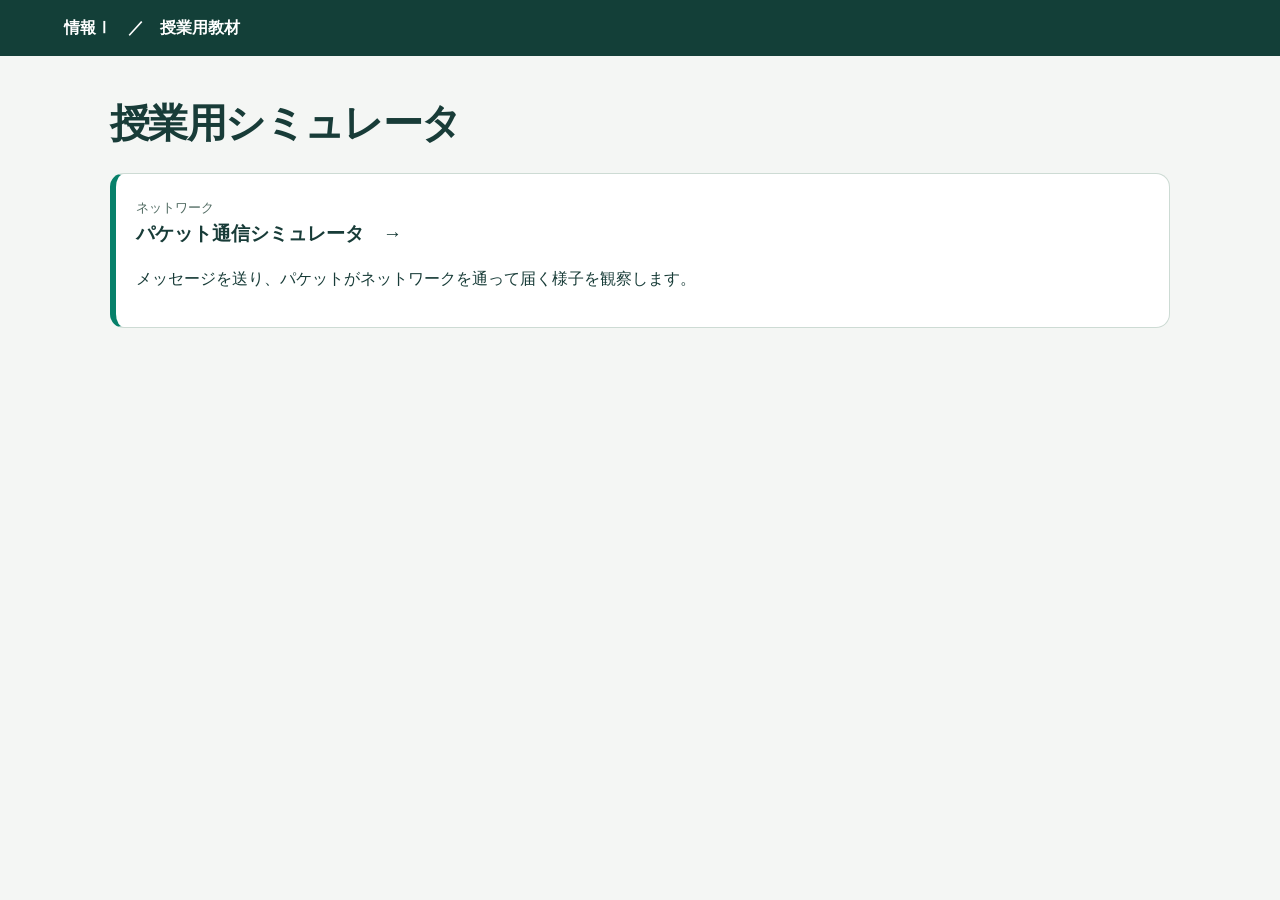
<file: index.html>
<!doctype html><html lang="ja"><meta charset="utf-8"><meta name="viewport" content="width=device-width, initial-scale=1"><title>授業用シミュレータ</title><link rel="stylesheet" href="style.css"><header>情報Ⅰ　／　授業用教材</header><main><h1>授業用シミュレータ</h1><a class="card" href="packet-simulator/index.html"><small>ネットワーク</small><h2>パケット通信シミュレータ　→</h2><p>メッセージを送り、パケットがネットワークを通って届く様子を観察します。</p></a></main></html>
</file>
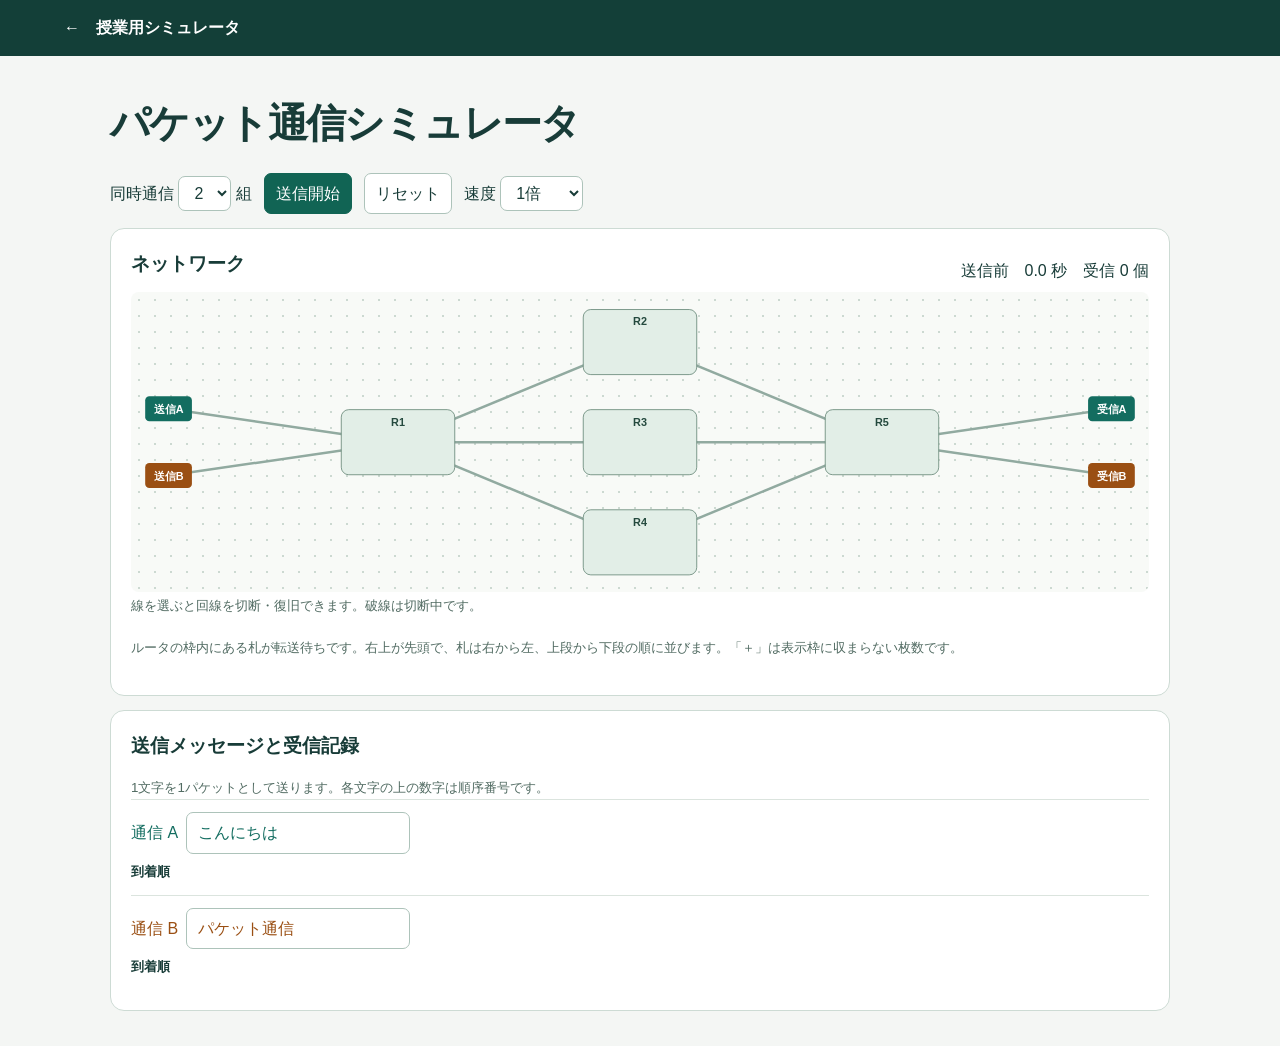
<file: packet-simulator/index.html>
<!doctype html><html lang="ja"><meta charset="utf-8"><meta name="viewport" content="width=device-width, initial-scale=1"><title>パケット通信シミュレータ</title><link rel="stylesheet" href="../style.css"><header><a href="../index.html">←　授業用シミュレータ</a></header><main><h1>パケット通信シミュレータ</h1><div class="controls"><label>同時通信 <select id="count"><option>1</option><option selected>2</option><option>3</option><option>4</option></select> 組</label><button class="primary" id="play">送信開始</button><button id="reset">リセット</button><label>速度 <select id="speed"><option value=".5">0.5倍</option><option value="1" selected>1倍</option><option value="2">2倍</option><option value="4">4倍</option></select></label></div><section><div class="controls"><h2>ネットワーク</h2><span class="info" id="status"></span></div><div class="map"><svg id="map" viewBox="0 0 1220 360" aria-label="送信端末、ルータ、受信端末と通信回線"></svg></div><small>線を選ぶと回線を切断・復旧できます。破線は切断中です。</small><p><small>ルータの枠内にある札が転送待ちです。右上が先頭で、札は右から左、上段から下段の順に並びます。「＋」は表示枠に収まらない枚数です。</small></p></section><section><h2>送信メッセージと受信記録</h2><small>1文字を1パケットとして送ります。各文字の上の数字は順序番号です。</small><div id="pairs"></div></section></main><script src="model.js"></script><script src="app.js"></script></html>
</file>
<file: style.css>
*{box-sizing:border-box}body{margin:0;background:#f4f6f4;color:#183c38;font:16px/1.6 "Inter","Hiragino Kaku Gothic ProN",Meiryo,sans-serif}header{background:#133f38;color:white;padding:15px max(5vw,20px);font-weight:bold}header a{color:inherit;text-decoration:none}main{max-width:1100px;margin:35px auto;padding:0 20px}h1{font-size:clamp(24px,4vw,40px);letter-spacing:-.04em;margin:0 0 18px}h2{font-size:19px;margin:0 0 12px}section,.card{background:white;border:1px solid #cddbd4;border-radius:14px;padding:20px;margin:14px 0}.card{display:block;text-decoration:none;color:inherit;border-left:6px solid #07806a}.card:hover{background:#eaf6ef}button,select,input{font:inherit;color:inherit;border:1px solid #adc3ba;border-radius:7px;background:white;padding:7px 11px}button{cursor:pointer}button:disabled{opacity:.55;cursor:default}button.primary{background:#116454;color:white;border-color:#116454}.controls{display:flex;align-items:center;gap:12px;flex-wrap:wrap}.info{margin-left:auto;font-variant-numeric:tabular-nums}svg{width:100%;min-width:580px;display:block;background-color:#f8faf7;background-image:radial-gradient(#ccd9d1 1px,transparent 1px);background-size:16px 16px;border-radius:8px}.map{overflow:auto}svg text{text-anchor:middle;font:bold 13px sans-serif;pointer-events:none}svg [role=button]{cursor:pointer}small{color:#516b62}.pair{padding:12px 0;border-top:1px solid #dbe4de}.pair input{max-width:65%;margin-left:8px}.row{display:flex;align-items:center;gap:4px;flex-wrap:wrap;margin-top:8px}.row b{font-size:13px;min-width:66px}.tile{display:inline-grid;text-align:center;line-height:1.2;padding:3px;min-width:31px;border:1px solid #cfddd6;border-radius:5px}.tile small{font-size:10px}.empty{color:#81968d}
.queues{border-top:1px solid #dbe4de;margin-top:12px;padding-top:12px}.queues h2{font-size:16px;margin:0}.queue-row{display:flex;gap:12px;align-items:baseline;border-bottom:1px solid #e6ece7;padding:3px 0}.queue-row strong{min-width:30px;font-size:14px}.queue-cards{display:flex;flex-wrap:wrap;gap:3px;min-height:24px;align-items:center}.queue-cards:empty::before{content:"—";color:#81968d}.queued-packet{color:white;font:bold 13px/22px sans-serif;border-radius:4px;text-align:center;min-width:32px;padding:0 4px}
</file>
